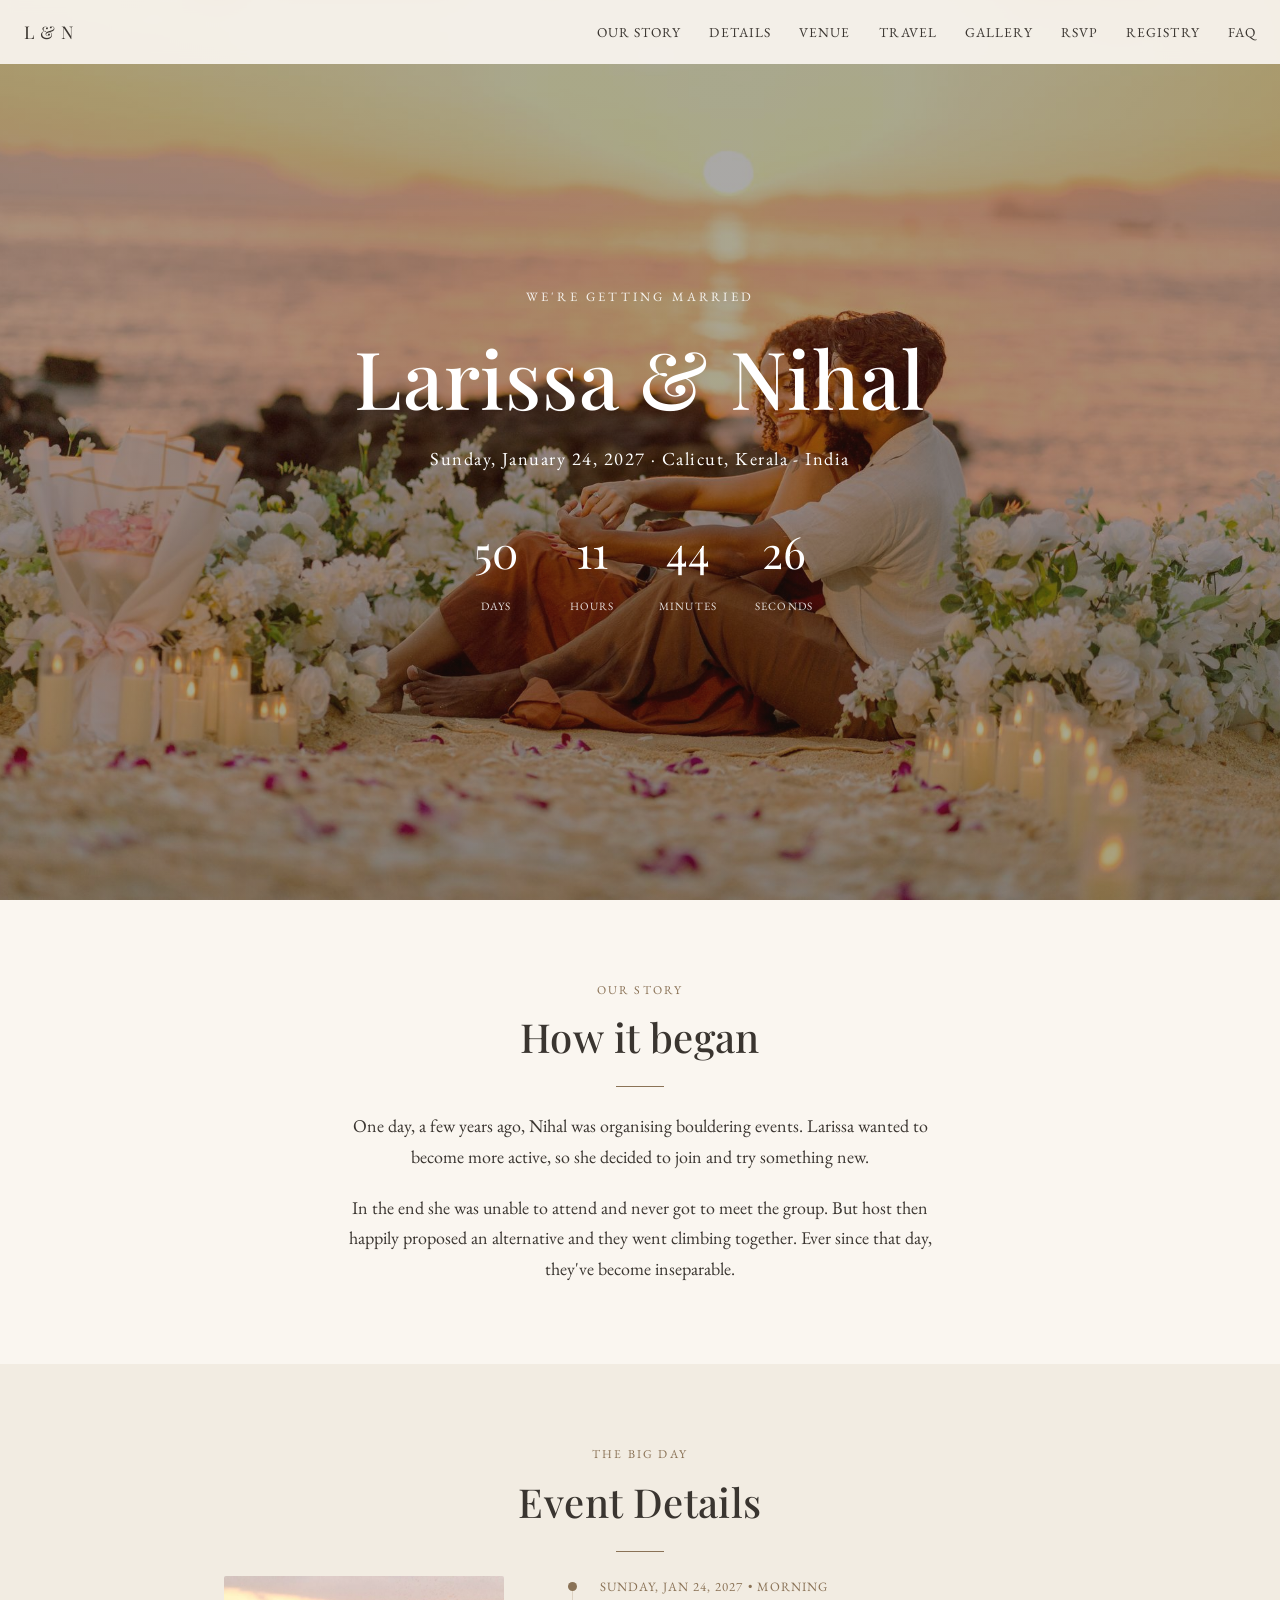
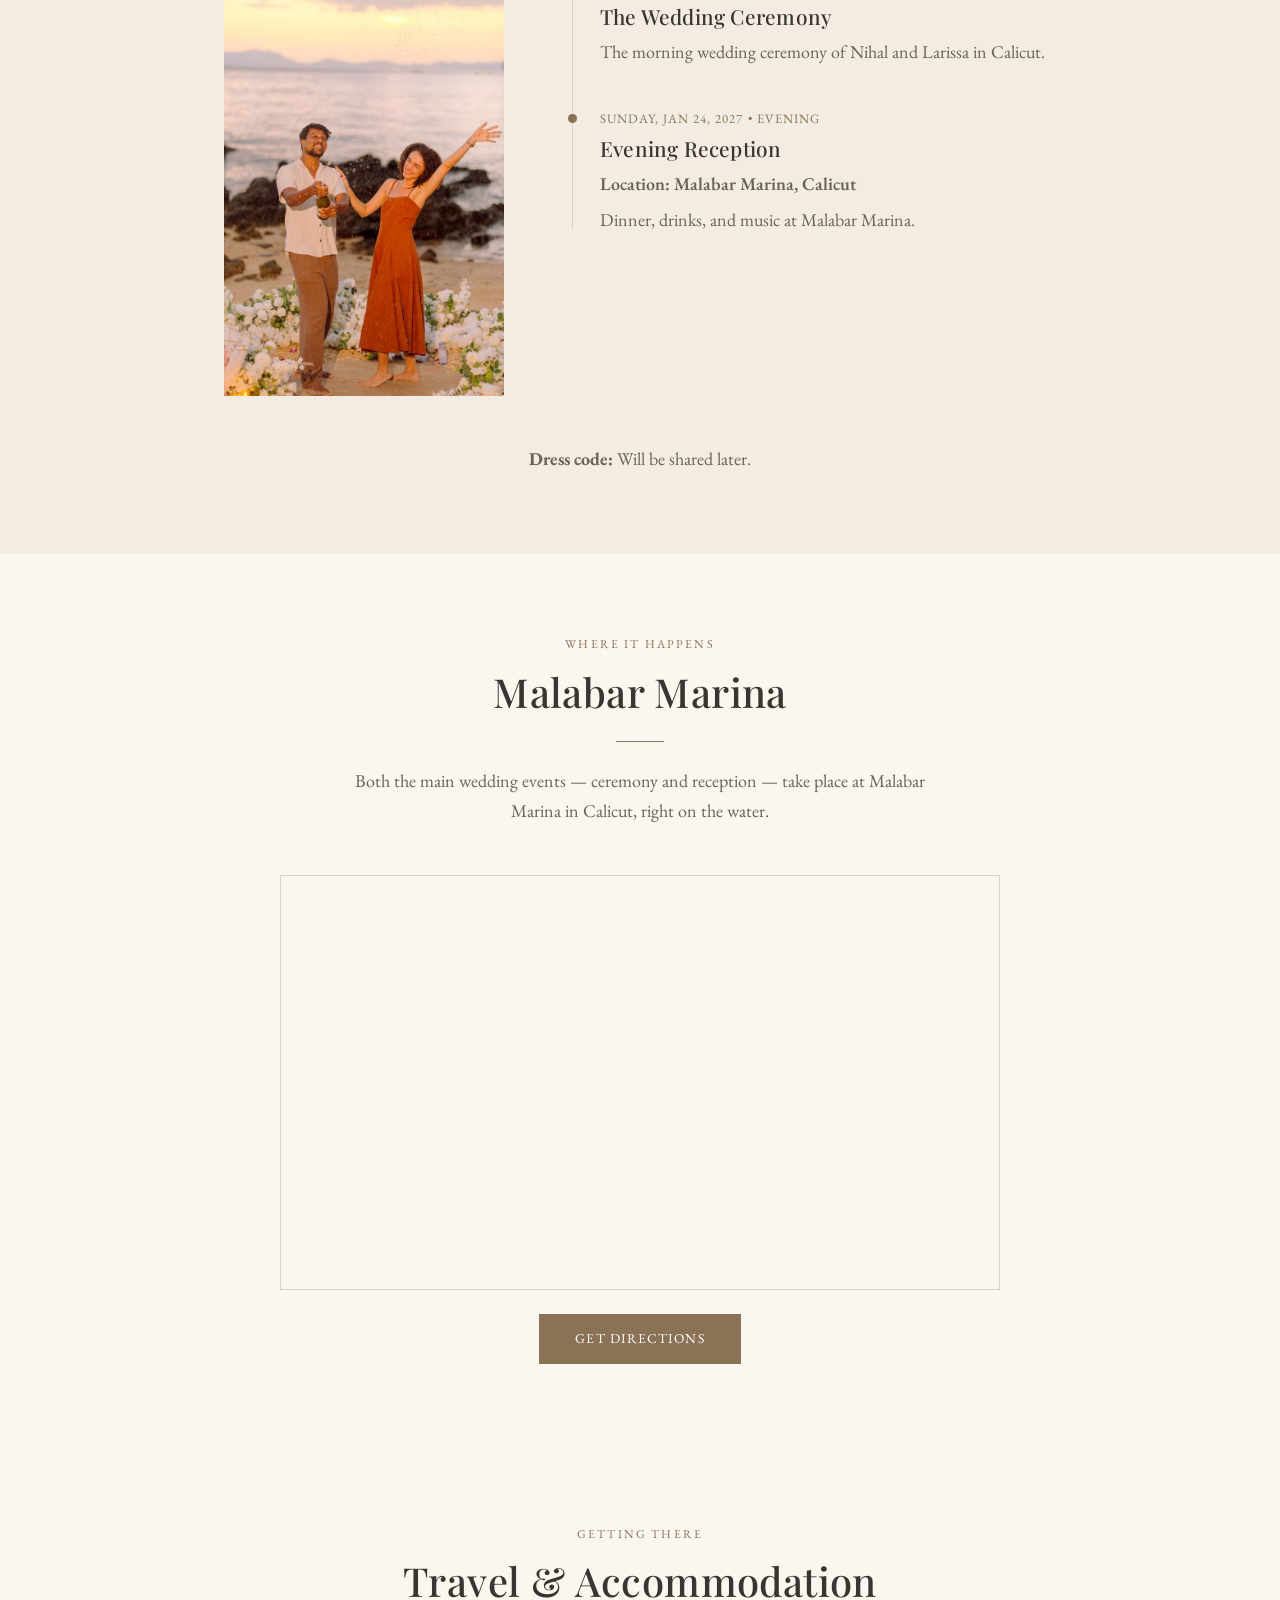
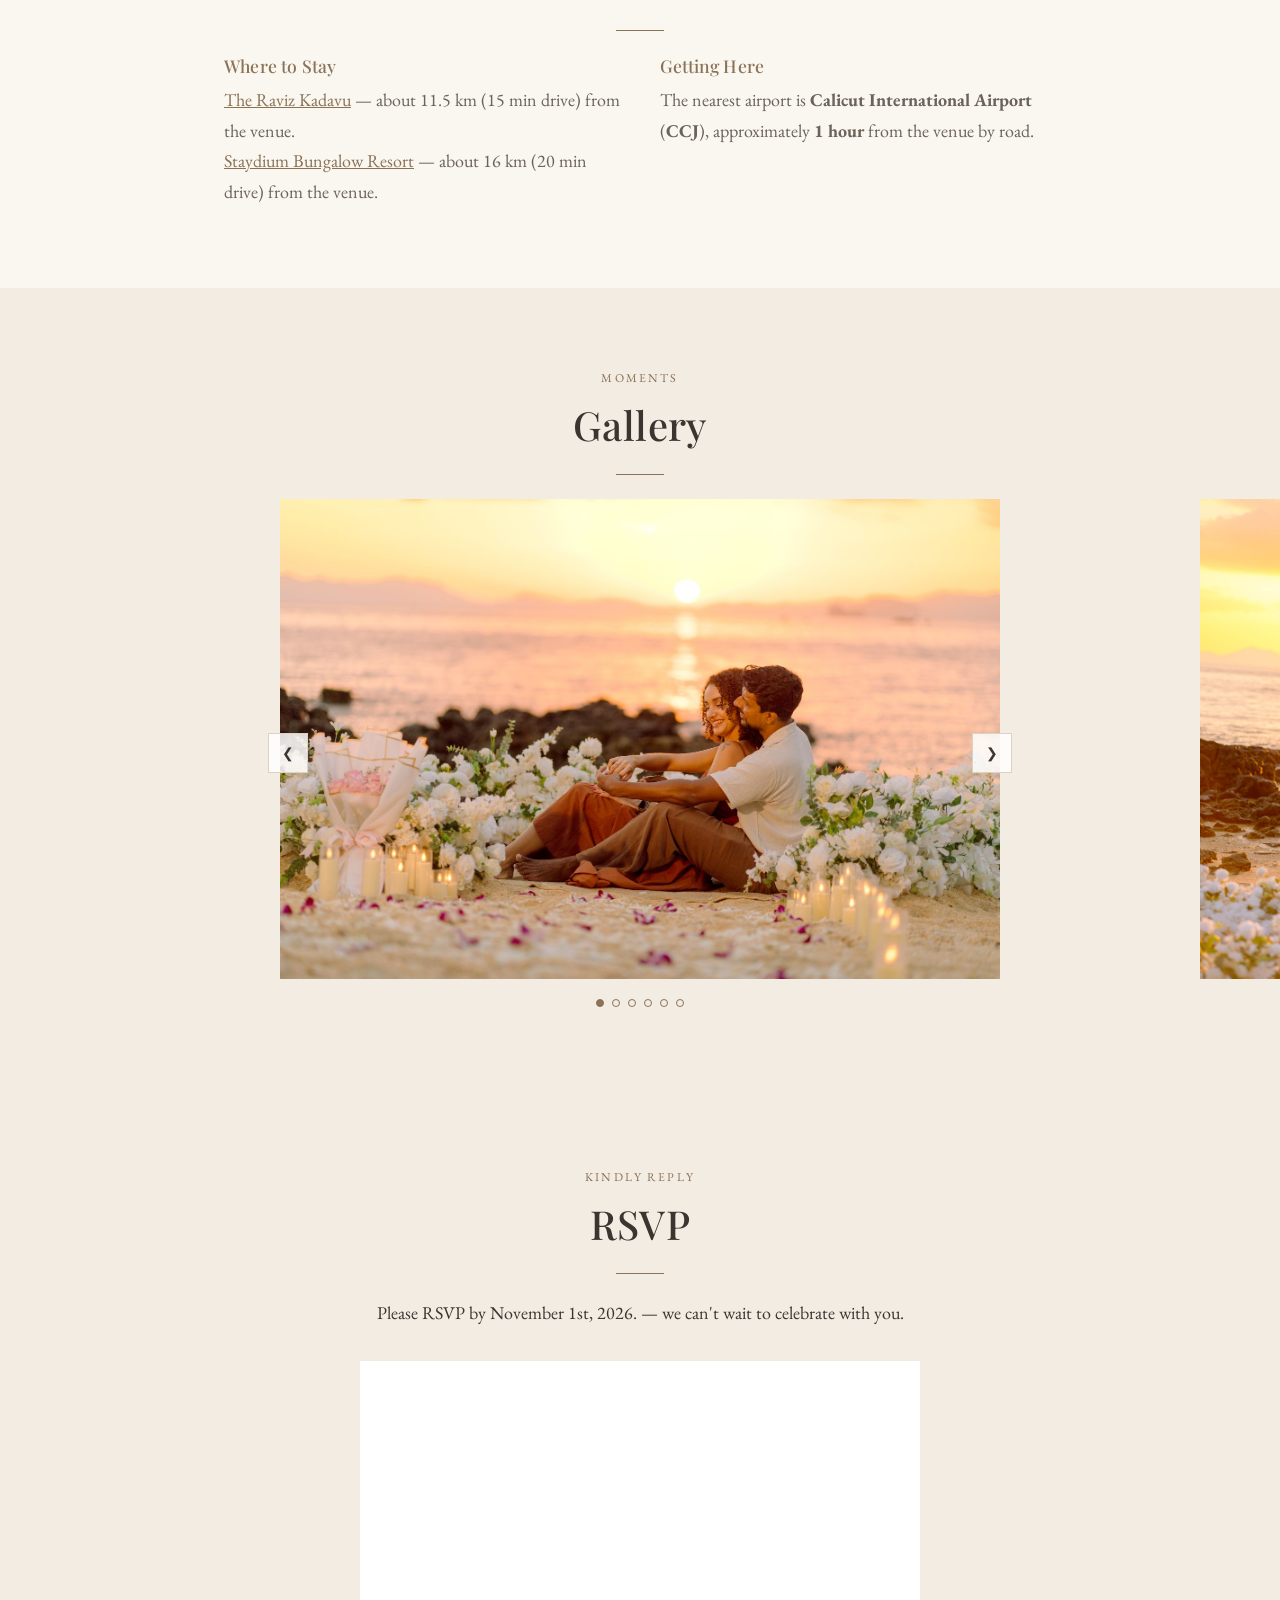
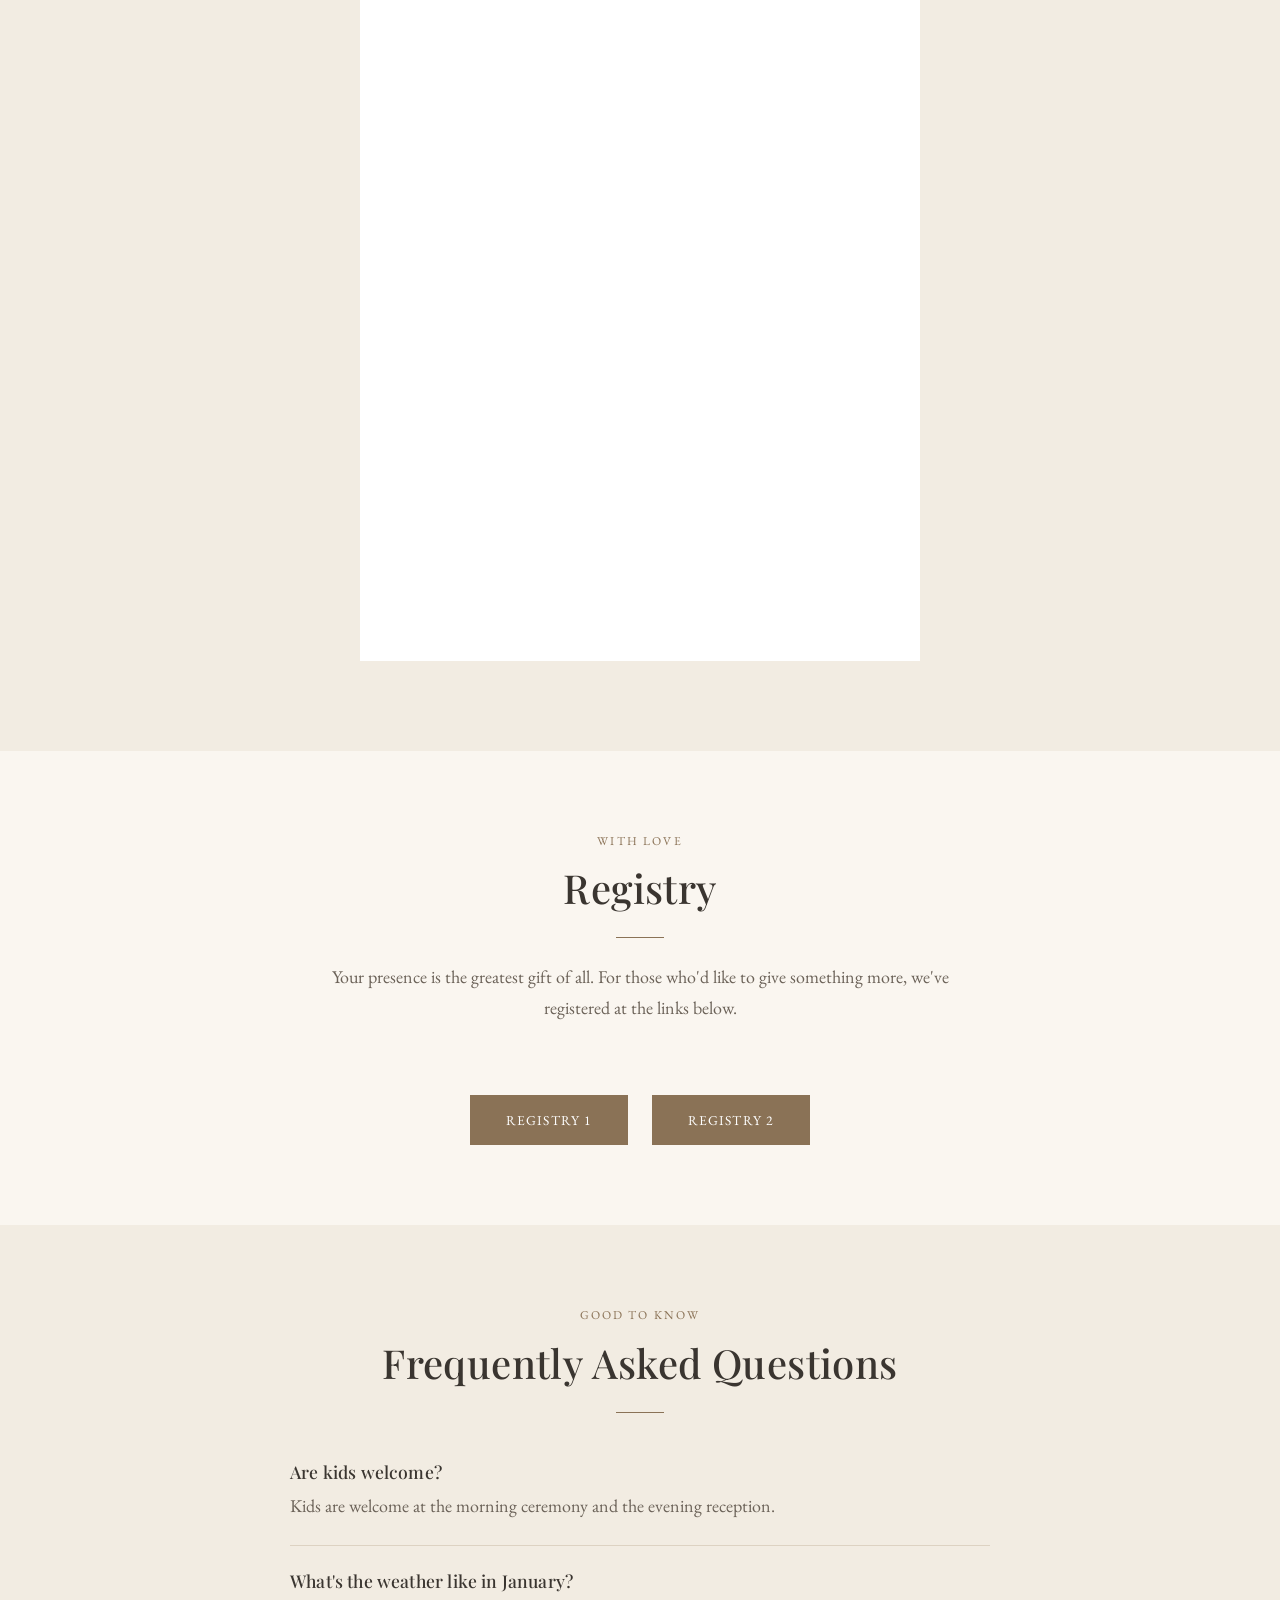
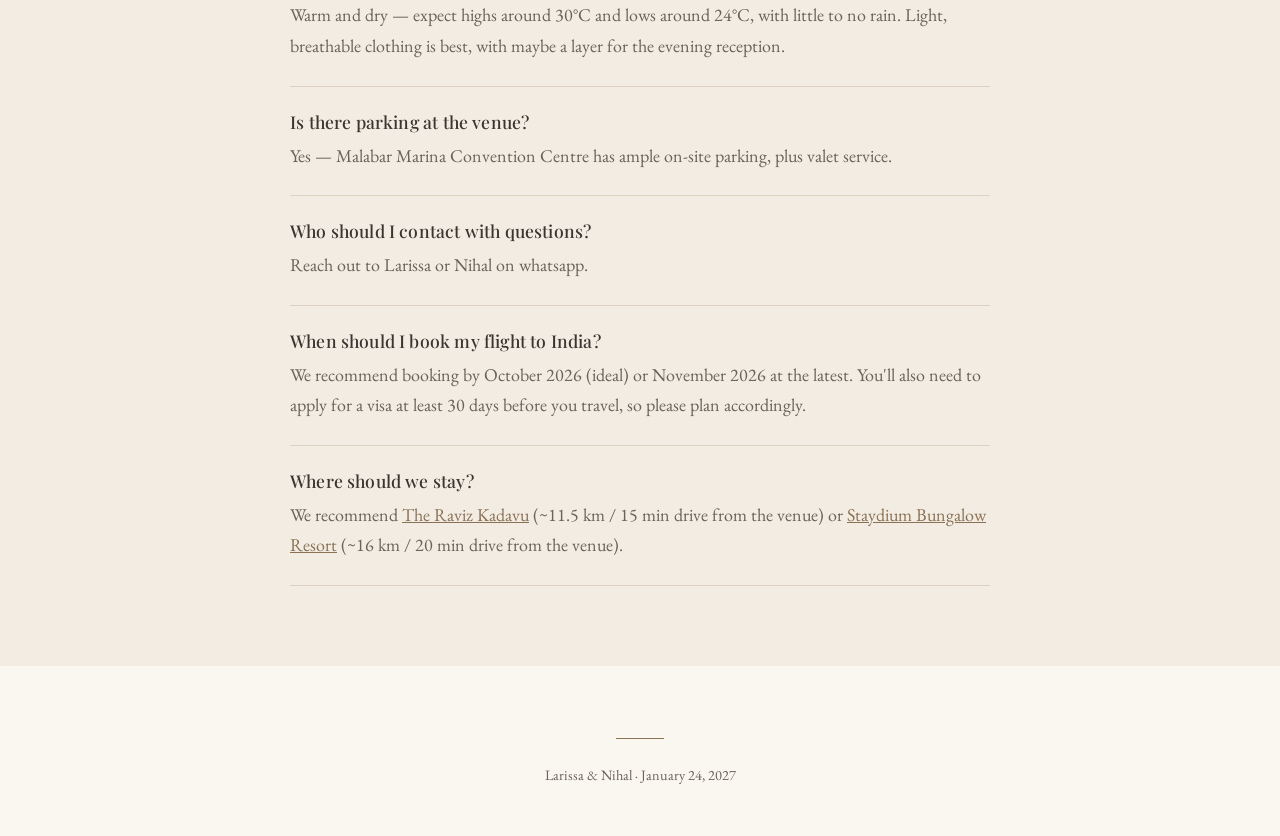
<file: index.html>
<!DOCTYPE html>
<html lang="en">

<head>
  <meta charset="UTF-8">
  <meta name="viewport" content="width=device-width, initial-scale=1.0">
  <title>Larissa &amp; Nihal — January 24, 2027</title>
  <meta name="description" content="Join us as we celebrate the wedding of Larissa &amp; Nihal on January 24, 2027.">

  <!-- Open Graph: controls the preview card when this link is shared -->
  <meta property="og:title" content="Larissa &amp; Nihal are getting married">
  <meta property="og:description" content="January 24, 2027 — join us to celebrate!">
  <meta property="og:image" content="images/hero.jpg">
  <meta property="og:type" content="website">

  <link rel="icon" type="image/svg+xml" href="favicon.svg">

  <link rel="preconnect" href="https://fonts.googleapis.com">
  <link rel="preconnect" href="https://fonts.gstatic.com" crossorigin>
  <link
    href="https://fonts.googleapis.com/css2?family=Playfair+Display:wght@500;600&family=EB+Garamond:ital,wght@0,400;0,500;1,400&display=swap"
    rel="stylesheet">

  <link rel="stylesheet" href="css/style.css">
</head>

<body>

  <nav class="site-nav">
    <div class="site-nav__brand">L &amp; N</div>
    <button class="site-nav__toggle" aria-label="Toggle menu" aria-expanded="false">
      <span></span><span></span><span></span>
    </button>
    <ul class="site-nav__links">
      <li><a href="#story">Our Story</a></li>
      <li><a href="#details">Details</a></li>
      <li><a href="#venue">Venue</a></li>
      <li><a href="#travel">Travel</a></li>
      <li><a href="#gallery">Gallery</a></li>
      <li><a href="#rsvp">RSVP</a></li>
      <li><a href="#registry">Registry</a></li>
      <li><a href="#faq">FAQ</a></li>
    </ul>
  </nav>

  <!-- ============================= HERO ============================= -->
  <header class="hero" id="top">
    <div class="hero__content">
      <span class="hero__kicker">We're getting married</span>
      <h1 class="hero__names">Larissa &amp; Nihal</h1>
      <p class="hero__date">Sunday, January 24, 2027 &middot; <!-- EDIT: city/venue --> Calicut, Kerala - India</p>

      <div class="countdown">
        <div class="countdown__unit">
          <span class="countdown__number" data-countdown-days>–</span>
          <span class="countdown__label">Days</span>
        </div>
        <div class="countdown__unit">
          <span class="countdown__number" data-countdown-hours>–</span>
          <span class="countdown__label">Hours</span>
        </div>
        <div class="countdown__unit">
          <span class="countdown__number" data-countdown-minutes>–</span>
          <span class="countdown__label">Minutes</span>
        </div>
        <div class="countdown__unit">
          <span class="countdown__number" data-countdown-seconds>–</span>
          <span class="countdown__label">Seconds</span>
        </div>
      </div>
    </div>
  </header>

  <!-- ============================= OUR STORY ============================= -->
  <section id="story">
    <div class="section-inner">
      <span class="section-kicker">Our Story</span>
      <h2 class="section-title">How it began</h2>
      <div class="divider"></div>
      <div class="story__text">
        <!-- EDIT: replace with your own story -->
        <p>One day, a few years ago, Nihal was organising bouldering events. Larissa wanted to become more active, so
          she decided to join and try something new.
        <p>In the end she was unable to attend and never got to meet the group. But host then happily proposed an
          alternative and they went climbing together.
          Ever since that day, they've become inseparable. </p>

      </div>
    </div>
  </section>

  <!-- ============================= DETAILS ============================= -->
  <section id="details" class="alt-bg">
    <div class="section-inner">
      <span class="section-kicker">The Big Day</span>
      <h2 class="section-title">Event Details</h2>
      <div class="divider"></div>

      <div class="timeline-wrap">
        <img class="timeline-photo" src="images/timeline.jpg" alt="Larissa and Nihal celebrating">

        <ol class="timeline">
          <li class="timeline__item">
            <span class="timeline__when">Sunday, Jan 24, 2027 &bull; Morning</span>
            <h3 class="timeline__title">The Wedding Ceremony</h3>
            <p>The morning wedding ceremony of Nihal and Larissa in Calicut.</p>
          </li>
          <li class="timeline__item">
            <span class="timeline__when">Sunday, Jan 24, 2027 &bull; Evening</span>
            <h3 class="timeline__title">Evening Reception</h3>
            <p class="timeline__location">Location: Malabar Marina, Calicut</p>
            <p>Dinner, drinks, and music at Malabar Marina.</p>
          </li>
        </ol>
      </div>

      <p class="dress-code"><!-- EDIT: dress code --><strong>Dress code:</strong> Will be shared later. </p>
    </div>
  </section>

  <!-- ============================= VENUE ============================= -->
  <section id="venue">
    <div class="section-inner">
      <span class="section-kicker">Where It Happens</span>
      <h2 class="section-title">Malabar Marina</h2>
      <div class="divider"></div>
      <p class="section-intro">Both the main wedding events — ceremony and reception — take
        place at Malabar Marina in Calicut, right on the water.</p>

      <div class="venue-map">
        <iframe src="https://www.google.com/maps?q=11.182031,75.826573&z=16&output=embed"
          title="Map showing Malabar Marina" loading="lazy" referrerpolicy="no-referrer-when-downgrade"></iframe>
      </div>

      <p class="venue-address">
        <a class="btn"
          href="https://www.google.com/maps/place/Malabar+Marina+Convention+Centre/@11.182031,75.826573,17z/data=!3m1!4b1!4m6!3m5!1s0x3ba650a08eec1add:0x7d6018d2a9fccb8d!8m2!3d11.182031!4d75.826573"
          target="_blank" rel="noopener">Get Directions</a>
      </p>
    </div>
  </section>

  <!-- ============================= TRAVEL ============================= -->
  <section id="travel">
    <div class="section-inner">
      <span class="section-kicker">Getting There</span>
      <h2 class="section-title">Travel &amp; Accommodation</h2>
      <div class="divider"></div>

      <div class="travel-grid">
        <div>
          <h3>Where to Stay</h3>
          <p><a href="https://maps.app.goo.gl/zhbebRGcuFcBksup9" target="_blank" rel="noopener">The Raviz Kadavu</a>
            — about 11.5 km (15 min drive) from the venue.<br>
            <a href="https://maps.app.goo.gl/q2vj4ACW78VxD27Y9" target="_blank" rel="noopener">Staydium Bungalow
              Resort</a>
            — about 16 km (20 min drive) from the venue.
          </p>
        </div>
        <div>
          <h3>Getting Here</h3>
          <p>The nearest airport is <strong>Calicut International Airport</strong> (<strong>CCJ</strong>), approximately
            <strong>1 hour</strong>
            from the venue by road.</p>
        </div>
      </div>
    </div>
  </section>

  <!-- ============================= GALLERY ============================= -->
  <section id="gallery" class="alt-bg">
    <div class="section-inner">
      <span class="section-kicker">Moments</span>
      <h2 class="section-title">Gallery</h2>
      <div class="divider"></div>

      <!-- To add more photos: drop optimized images in images/gallery/ (use
         scripts/optimize_image.py) and add another .carousel__slide below. -->
      <div class="carousel" data-carousel>
        <div class="carousel__track" data-carousel-track>
          <div class="carousel__slide"><img src="images/gallery/01.jpg" alt="Larissa and Nihal watching the sunset">
          </div>
          <div class="carousel__slide"><img src="images/gallery/02.jpg" alt="Nihal lifting Larissa on the beach"></div>
          <div class="carousel__slide"><img src="images/gallery/03.jpg"
              alt="Larissa and Nihal walking hand in hand on the beach"></div>
          <div class="carousel__slide"><img src="images/gallery/04.jpg" alt="Larissa and Nihal embracing at sunset">
          </div>
          <div class="carousel__slide"><img src="images/gallery/05.jpg"
              alt="Larissa and Nihal sitting together surrounded by flowers"></div>
          <div class="carousel__slide"><img src="images/gallery/06.jpg"
              alt="Larissa and Nihal's candlelit proposal setup on the beach"></div>
        </div>
        <button class="carousel__btn carousel__btn--prev" data-carousel-prev
          aria-label="Previous photo">&#10094;</button>
        <button class="carousel__btn carousel__btn--next" data-carousel-next aria-label="Next photo">&#10095;</button>
        <div class="carousel__dots" data-carousel-dots></div>
      </div>
    </div>
  </section>

  <!-- ============================= RSVP ============================= -->
  <section id="rsvp" class="alt-bg">
    <div class="section-inner">
      <span class="section-kicker">Kindly Reply</span>
      <h2 class="section-title">RSVP</h2>
      <div class="divider"></div>
      <div class="rsvp-box">
        <p><!-- EDIT: RSVP deadline -->Please RSVP by <b></b>November 1st, 2026. — we can't wait to
          celebrate with you.</p>

        <!-- Filled in by js/main.js based on js/config.js (RSVP_EMBED_URL) -->
        <div class="rsvp-frame-wrap" data-rsvp-frame-wrap hidden></div>

        <div class="rsvp-fallback" data-rsvp-fallback hidden>
          <a class="btn"
            href="https://docs.google.com/forms/d/e/1FAIpQLSdAJtWJ4xK3R4tAHZUuNkcotM6QtGfHhSLLY8f99OXB2CoK1A/viewform?usp=publish-editor"
            data-rsvp-link target="_blank" rel="noopener">RSVP Here</a>
        </div>
      </div>
    </div>
  </section>

  <!-- ============================= REGISTRY ============================= -->
  <section id="registry">
    <div class="section-inner">
      <span class="section-kicker">With Love</span>
      <h2 class="section-title">Registry</h2>
      <div class="divider"></div>
      <p class="section-intro">Your presence is the greatest gift of all. For those who'd like
        to give something more, we've registered at the links below.</p>
      <div class="registry-links">
        <!-- EDIT: add your registry links -->
        <a class="btn" href="#" target="_blank" rel="noopener">Registry 1</a>
        <a class="btn" href="#" target="_blank" rel="noopener">Registry 2</a>
      </div>
    </div>
  </section>

  <!-- ============================= FAQ ============================= -->
  <section id="faq" class="alt-bg">
    <div class="section-inner">
      <span class="section-kicker">Good to Know</span>
      <h2 class="section-title">Frequently Asked Questions</h2>
      <div class="divider"></div>
      <div class="faq">
        <!-- EDIT: add/remove FAQ items as needed -->
        <div class="faq-item">
          <h3>Are kids welcome?</h3>
          <p>Kids are welcome at the morning ceremony and the evening reception.</p>
        </div>
        <div class="faq-item">
          <h3>What's the weather like in January?</h3>
          <p>Warm and dry — expect highs around 30&deg;C and lows around 24&deg;C,
            with little to no rain. Light, breathable clothing is best, with maybe a layer for the
            evening reception.</p>
        </div>
        <div class="faq-item">
          <h3>Is there parking at the venue?</h3>
          <p>Yes — Malabar Marina Convention Centre has ample on-site parking, plus valet service.</p>
        </div>
        <div class="faq-item">
          <h3>Who should I contact with questions?</h3>
          <!-- EDIT: contact name + email/phone -->
          <p>Reach out to Larissa or Nihal on whatsapp.</p>
        </div>
        <div class="faq-item">
          <h3>When should I book my flight to India?</h3>
          <p>We recommend booking by October 2026 (ideal) or November 2026 at the latest. You'll
            also need to apply for a visa at least 30 days before you travel, so please plan
            accordingly.</p>
        </div>
        <div class="faq-item">
          <h3>Where should we stay?</h3>
          <p>We recommend
            <a href="https://maps.app.goo.gl/zhbebRGcuFcBksup9" target="_blank" rel="noopener">The Raviz Kadavu</a>
            (~11.5 km / 15 min drive from the venue) or
            <a href="https://maps.app.goo.gl/q2vj4ACW78VxD27Y9" target="_blank" rel="noopener">Staydium Bungalow
              Resort</a>
            (~16 km / 20 min drive from the venue).
          </p>
        </div>
      </div>
    </div>
  </section>

  <!-- ============================= FOOTER ============================= -->
  <footer class="site-footer">
    <div class="divider"></div>
    <p>Larissa &amp; Nihal &middot; January 24, 2027</p>
  </footer>

  <script src="js/config.js"></script>
  <script src="js/main.js"></script>
</body>

</html>
</file>
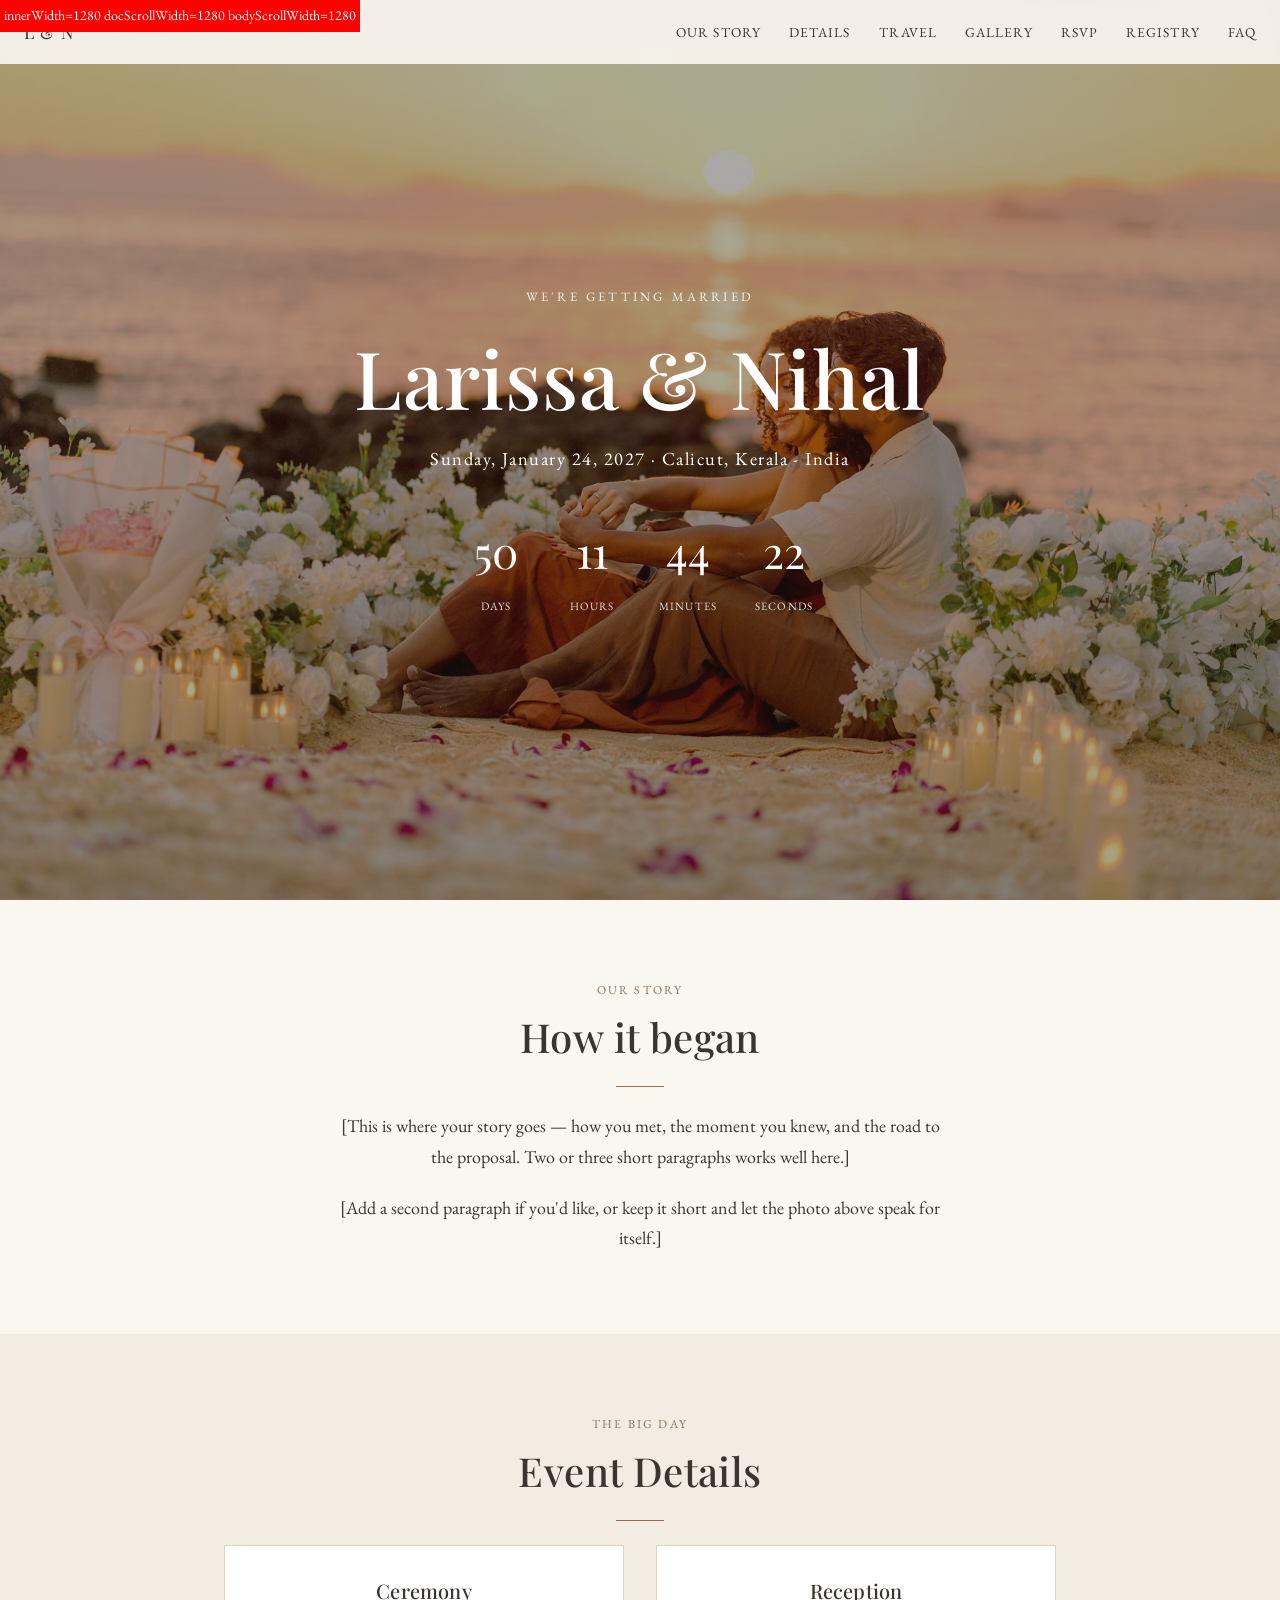
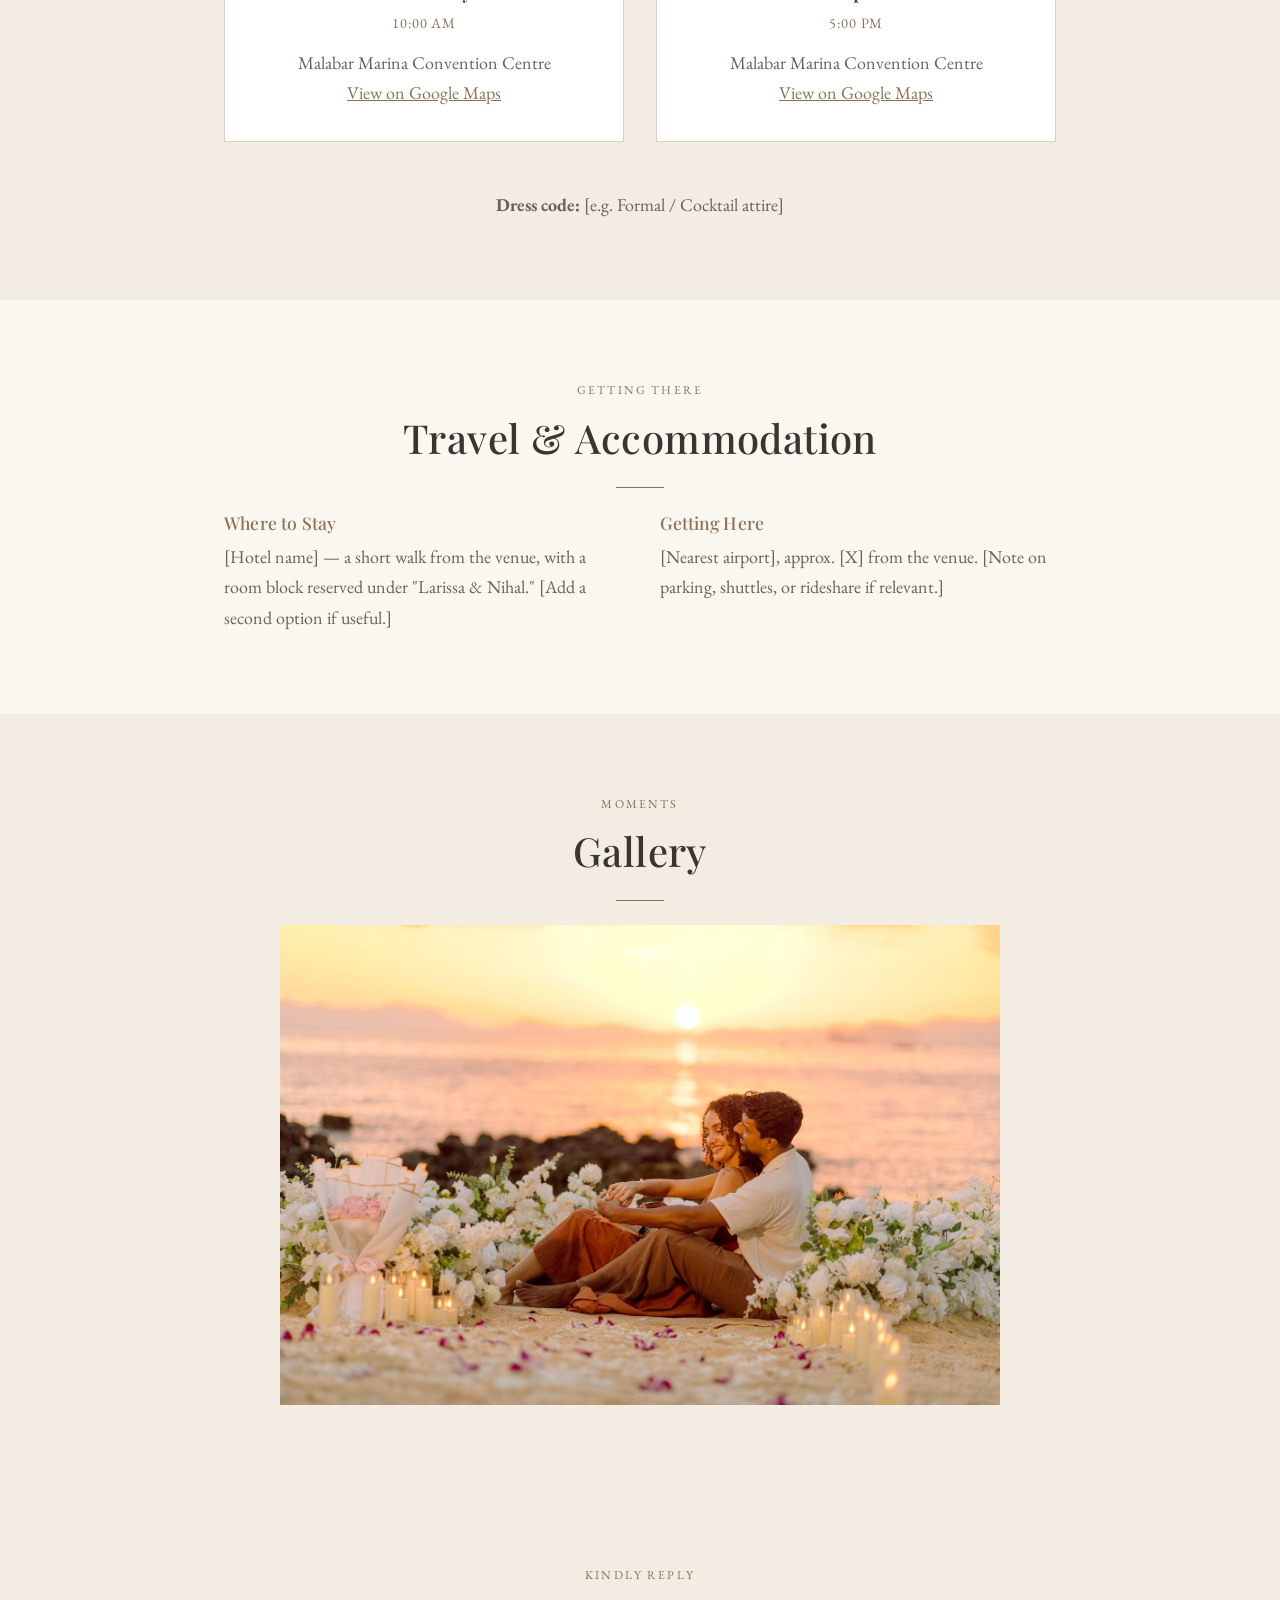
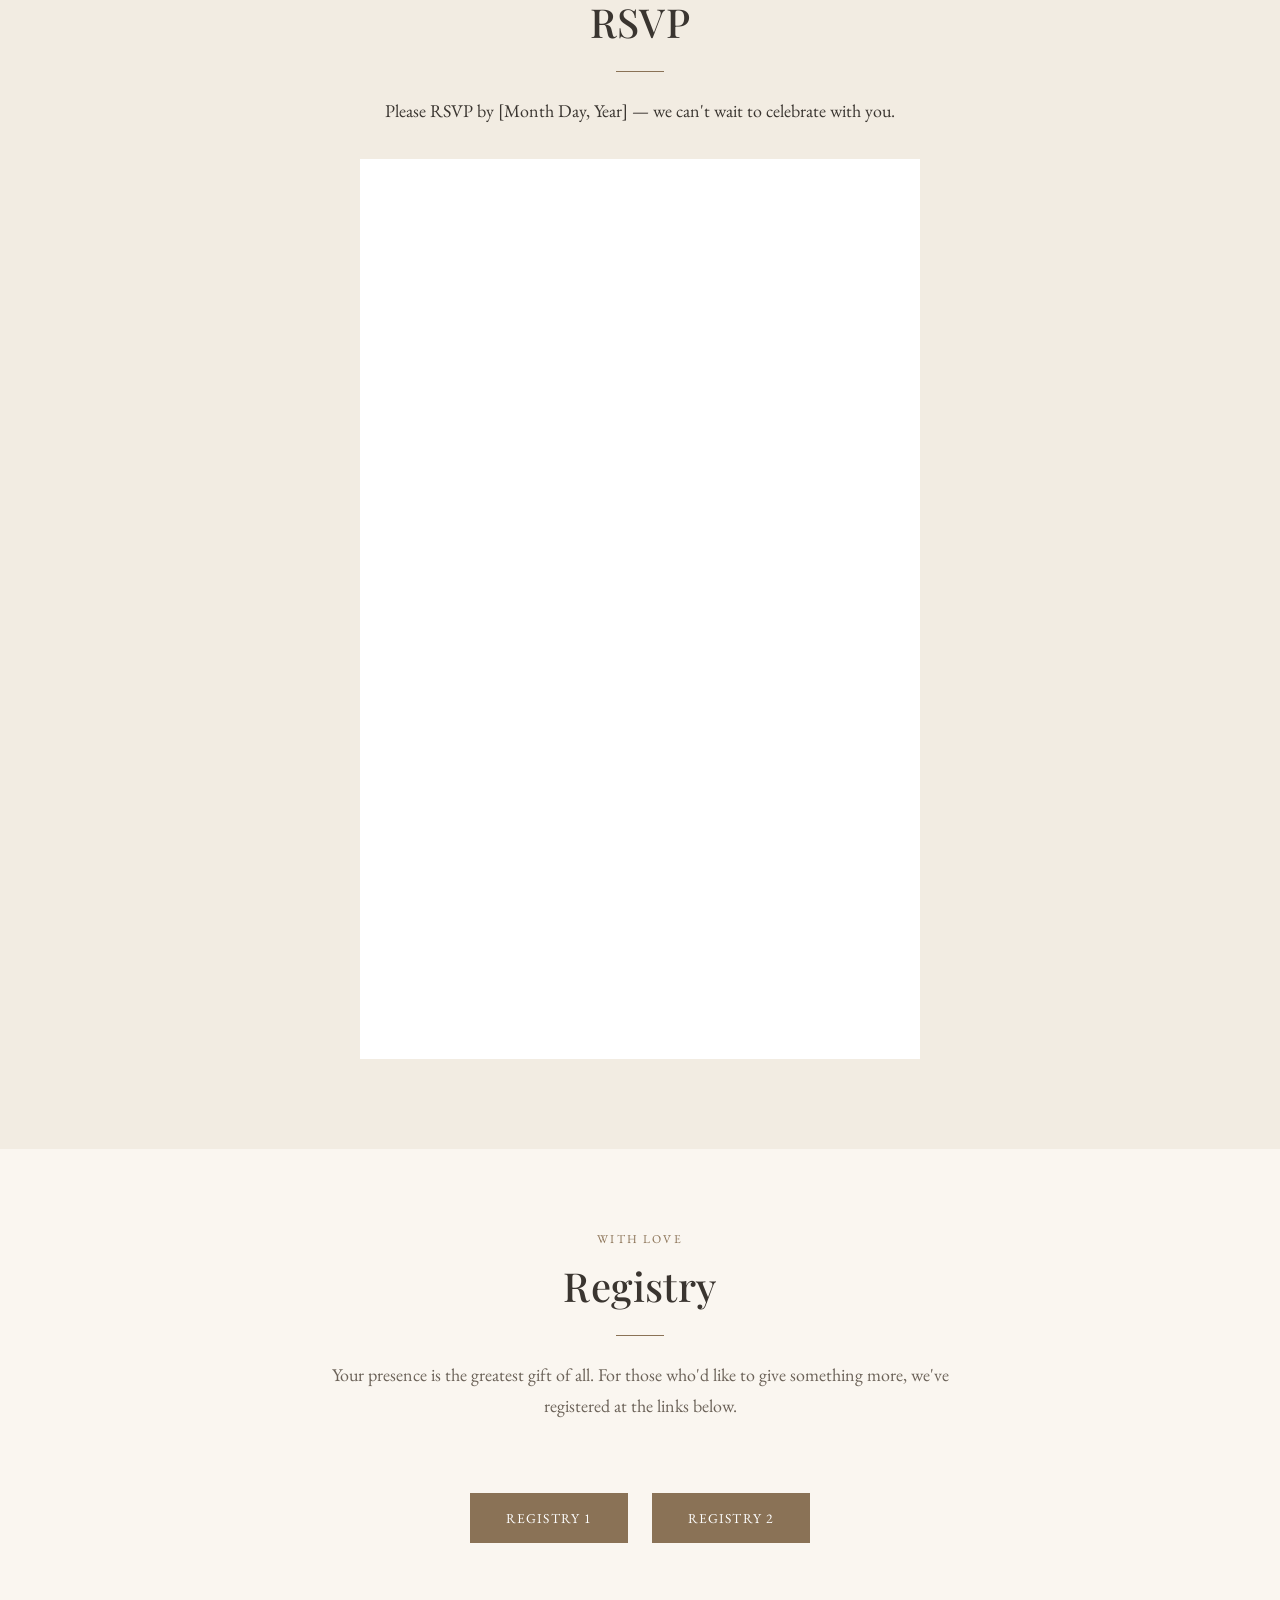
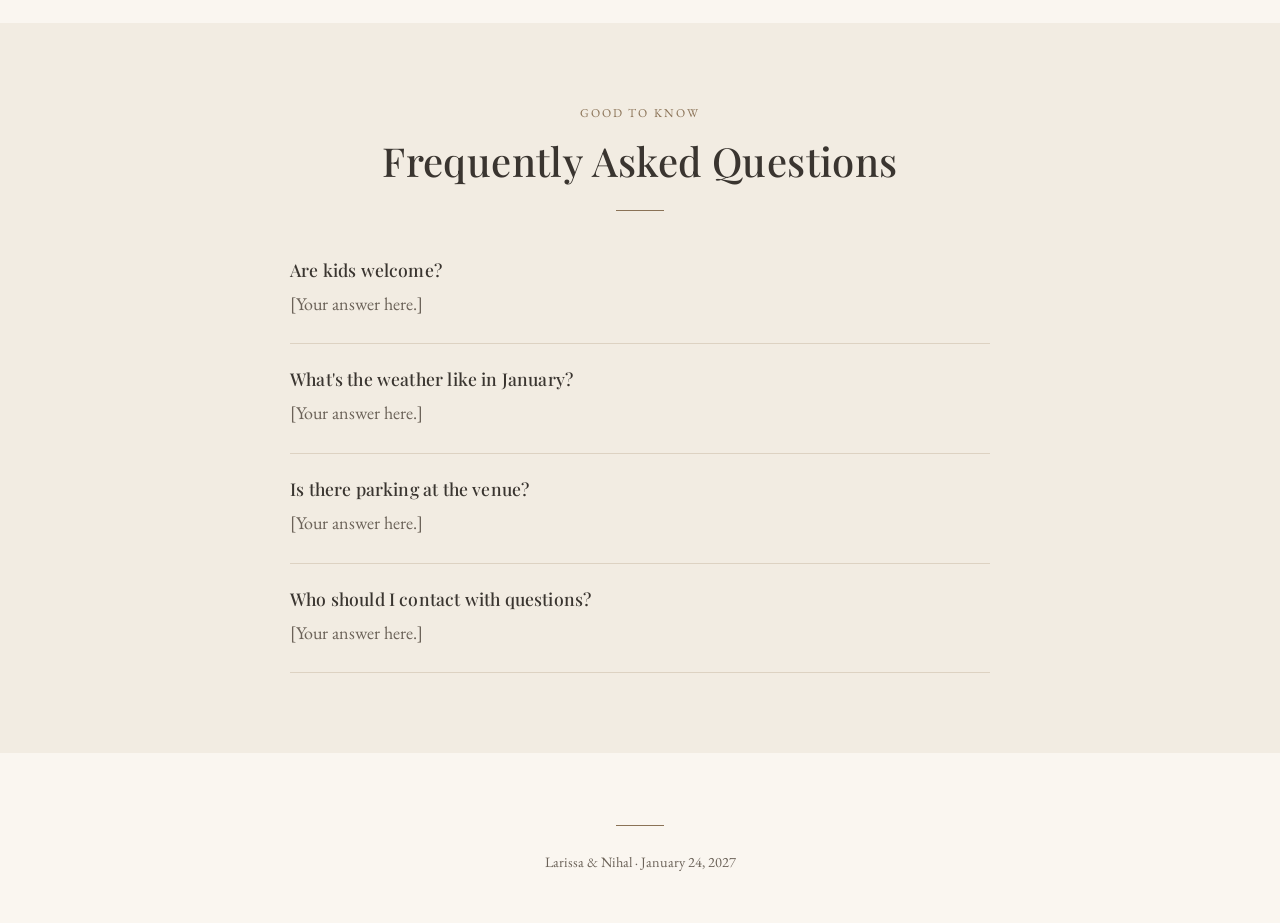
<file: debug.html>
<!DOCTYPE html>
<html lang="en">
<head>
<meta charset="UTF-8">
<meta name="viewport" content="width=device-width, initial-scale=1.0">
<title>Larissa &amp; Nihal — January 24, 2027</title>
<meta name="description" content="Join us as we celebrate the wedding of Larissa &amp; Nihal on January 24, 2027.">

<!-- Open Graph: controls the preview card when this link is shared -->
<meta property="og:title" content="Larissa &amp; Nihal are getting married">
<meta property="og:description" content="January 24, 2027 — join us to celebrate!">
<meta property="og:image" content="images/hero.jpg">
<meta property="og:type" content="website">

<link rel="icon" type="image/svg+xml" href="favicon.svg">

<link rel="preconnect" href="https://fonts.googleapis.com">
<link rel="preconnect" href="https://fonts.gstatic.com" crossorigin>
<link href="https://fonts.googleapis.com/css2?family=Playfair+Display:wght@500;600&family=EB+Garamond:ital,wght@0,400;0,500;1,400&display=swap" rel="stylesheet">

<link rel="stylesheet" href="css/style.css">
</head>
<body>

<nav class="site-nav">
  <div class="site-nav__brand">L &amp; N</div>
  <button class="site-nav__toggle" aria-label="Toggle menu" aria-expanded="false">
    <span></span><span></span><span></span>
  </button>
  <ul class="site-nav__links">
    <li><a href="#story">Our Story</a></li>
    <li><a href="#details">Details</a></li>
    <li><a href="#travel">Travel</a></li>
    <li><a href="#gallery">Gallery</a></li>
    <li><a href="#rsvp">RSVP</a></li>
    <li><a href="#registry">Registry</a></li>
    <li><a href="#faq">FAQ</a></li>
  </ul>
</nav>

<!-- ============================= HERO ============================= -->
<header class="hero" id="top">
  <div class="hero__content">
    <span class="hero__kicker">We're getting married</span>
    <h1 class="hero__names">Larissa &amp; Nihal</h1>
    <p class="hero__date">Sunday, January 24, 2027 &middot; <!-- EDIT: city/venue --> Calicut, Kerala - India</p>

    <div class="countdown">
      <div class="countdown__unit">
        <span class="countdown__number" data-countdown-days>–</span>
        <span class="countdown__label">Days</span>
      </div>
      <div class="countdown__unit">
        <span class="countdown__number" data-countdown-hours>–</span>
        <span class="countdown__label">Hours</span>
      </div>
      <div class="countdown__unit">
        <span class="countdown__number" data-countdown-minutes>–</span>
        <span class="countdown__label">Minutes</span>
      </div>
      <div class="countdown__unit">
        <span class="countdown__number" data-countdown-seconds>–</span>
        <span class="countdown__label">Seconds</span>
      </div>
    </div>
  </div>
</header>

<!-- ============================= OUR STORY ============================= -->
<section id="story">
  <div class="section-inner">
    <span class="section-kicker">Our Story</span>
    <h2 class="section-title">How it began</h2>
    <div class="divider"></div>
    <div class="story__text">
      <!-- EDIT: replace with your own story -->
      <p>[This is where your story goes — how you met, the moment you knew, and the road to
      the proposal. Two or three short paragraphs works well here.]</p>
      <p>[Add a second paragraph if you'd like, or keep it short and let the photo above speak
      for itself.]</p>
    </div>
  </div>
</section>

<!-- ============================= DETAILS ============================= -->
<section id="details" class="alt-bg">
  <div class="section-inner">
    <span class="section-kicker">The Big Day</span>
    <h2 class="section-title">Event Details</h2>
    <div class="divider"></div>

    <div class="details-grid">
      <div class="detail-card">
        <h3>Ceremony</h3>
        <p class="detail-time">10:00 AM</p>
        <p>Malabar Marina Convention Centre<br>
        <a href="https://www.google.com/maps/place/Malabar+Marina+Convention+Centre/@11.182031,75.826573,17z/data=!3m1!4b1!4m6!3m5!1s0x3ba650a08eec1add:0x7d6018d2a9fccb8d!8m2!3d11.182031!4d75.826573" target="_blank" rel="noopener">View on Google Maps</a></p>
      </div>
      <div class="detail-card">
        <h3>Reception</h3>
        <p class="detail-time">5:00 PM</p>
        <p>Malabar Marina Convention Centre<br>
        <a href="https://www.google.com/maps/place/Malabar+Marina+Convention+Centre/@11.182031,75.826573,17z/data=!3m1!4b1!4m6!3m5!1s0x3ba650a08eec1add:0x7d6018d2a9fccb8d!8m2!3d11.182031!4d75.826573" target="_blank" rel="noopener">View on Google Maps</a></p>
      </div>
    </div>

    <p class="dress-code"><!-- EDIT: dress code --><strong>Dress code:</strong> [e.g. Formal / Cocktail attire]</p>
  </div>
</section>

<!-- ============================= TRAVEL ============================= -->
<section id="travel">
  <div class="section-inner">
    <span class="section-kicker">Getting There</span>
    <h2 class="section-title">Travel &amp; Accommodation</h2>
    <div class="divider"></div>

    <div class="travel-grid">
      <div>
        <h3>Where to Stay</h3>
        <!-- EDIT: recommended hotels -->
        <p>[Hotel name] — a short walk from the venue, with a room block reserved under
        "Larissa &amp; Nihal." [Add a second option if useful.]</p>
      </div>
      <div>
        <h3>Getting Here</h3>
        <!-- EDIT: airport/directions info -->
        <p>[Nearest airport], approx. [X] from the venue. [Note on parking, shuttles,
        or rideshare if relevant.]</p>
      </div>
    </div>
  </div>
</section>

<!-- ============================= GALLERY ============================= -->
<section id="gallery" class="alt-bg">
  <div class="section-inner">
    <span class="section-kicker">Moments</span>
    <h2 class="section-title">Gallery</h2>
    <div class="divider"></div>

    <!-- To add more photos: drop optimized images in images/gallery/ (use
         scripts/optimize_image.py) and add another .carousel__slide below. -->
    <div class="carousel" data-carousel>
      <div class="carousel__track" data-carousel-track>
        <div class="carousel__slide"><img src="images/gallery/01.jpg" alt="Larissa and Nihal"></div>
      </div>
      <button class="carousel__btn carousel__btn--prev" data-carousel-prev aria-label="Previous photo">&#10094;</button>
      <button class="carousel__btn carousel__btn--next" data-carousel-next aria-label="Next photo">&#10095;</button>
      <div class="carousel__dots" data-carousel-dots></div>
    </div>
  </div>
</section>

<!-- ============================= RSVP ============================= -->
<section id="rsvp" class="alt-bg">
  <div class="section-inner">
    <span class="section-kicker">Kindly Reply</span>
    <h2 class="section-title">RSVP</h2>
    <div class="divider"></div>
    <div class="rsvp-box">
      <p><!-- EDIT: RSVP deadline -->Please RSVP by [Month Day, Year] — we can't wait to
      celebrate with you.</p>

      <!-- Filled in by js/main.js based on js/config.js (RSVP_EMBED_URL) -->
      <div class="rsvp-frame-wrap" data-rsvp-frame-wrap hidden></div>

      <div class="rsvp-fallback" data-rsvp-fallback hidden>
        <p>Add your Google Form / Tally link in <code>js/config.js</code> to embed it here
        directly, or share the button/email below in the meantime.</p>
        <a class="btn" href="#" data-rsvp-link target="_blank" rel="noopener">RSVP Here</a>
        <p style="margin-top:1rem;" data-rsvp-email-line>Or email us at <a href="#" data-rsvp-email>your email</a></p>
      </div>
    </div>
  </div>
</section>

<!-- ============================= REGISTRY ============================= -->
<section id="registry">
  <div class="section-inner">
    <span class="section-kicker">With Love</span>
    <h2 class="section-title">Registry</h2>
    <div class="divider"></div>
    <p class="section-intro">Your presence is the greatest gift of all. For those who'd like
    to give something more, we've registered at the links below.</p>
    <div class="registry-links">
      <!-- EDIT: add your registry links -->
      <a class="btn" href="#" target="_blank" rel="noopener">Registry 1</a>
      <a class="btn" href="#" target="_blank" rel="noopener">Registry 2</a>
    </div>
  </div>
</section>

<!-- ============================= FAQ ============================= -->
<section id="faq" class="alt-bg">
  <div class="section-inner">
    <span class="section-kicker">Good to Know</span>
    <h2 class="section-title">Frequently Asked Questions</h2>
    <div class="divider"></div>
    <div class="faq">
      <!-- EDIT: add/remove FAQ items as needed -->
      <div class="faq-item">
        <h3>Are kids welcome?</h3>
        <p>[Your answer here.]</p>
      </div>
      <div class="faq-item">
        <h3>What's the weather like in January?</h3>
        <p>[Your answer here.]</p>
      </div>
      <div class="faq-item">
        <h3>Is there parking at the venue?</h3>
        <p>[Your answer here.]</p>
      </div>
      <div class="faq-item">
        <h3>Who should I contact with questions?</h3>
        <p>[Your answer here.]</p>
      </div>
    </div>
  </div>
</section>

<!-- ============================= FOOTER ============================= -->
<footer class="site-footer">
  <div class="divider"></div>
  <p>Larissa &amp; Nihal &middot; January 24, 2027</p>
</footer>

<script src="js/config.js"></script>
<script src="js/main.js"></script>

<div id="debug-overlay" style="position:fixed;top:0;left:0;background:red;color:white;font-size:14px;z-index:9999;padding:4px;"></div>
<script>
window.addEventListener("load", () => {
  const el = document.getElementById("debug-overlay");
  el.textContent = "innerWidth=" + window.innerWidth + " docScrollWidth=" + document.documentElement.scrollWidth + " bodyScrollWidth=" + document.body.scrollWidth;
});
</script>
</body>
</html>
</file>
<file: css/style.css>
/* ---------------------------------------------------------
   Theme tokens — edit these to change the whole site's look
   --------------------------------------------------------- */
:root {
  --color-bg: #faf6f0;
  --color-bg-alt: #f2ece2;
  --color-text: #3a3530;
  --color-text-soft: #6b6258;
  --color-accent: #8a7256;
  --color-border: #ddd2c2;
  --color-white: #ffffff;

  --font-display: "Playfair Display", "Cormorant Garamond", Georgia, "Times New Roman", serif;
  --font-body: "EB Garamond", Georgia, "Times New Roman", serif;

  --max-width: 880px;
  --nav-height: 64px;
}

/* ---------------------------------------------------------
   Reset & base
   --------------------------------------------------------- */
* {
  box-sizing: border-box;
  margin: 0;
  padding: 0;
}

[hidden] {
  display: none !important;
}

html {
  scroll-behavior: smooth;
  scroll-padding-top: var(--nav-height);
}

body {
  font-family: var(--font-body);
  font-size: 1.125rem;
  line-height: 1.7;
  color: var(--color-text);
  background: var(--color-bg);
}

img {
  max-width: 100%;
  display: block;
}

a {
  color: var(--color-accent);
}

h1,
h2,
h3 {
  font-family: var(--font-display);
  font-weight: 500;
  line-height: 1.25;
  letter-spacing: 0.01em;
}

.section-inner {
  max-width: var(--max-width);
  margin: 0 auto;
  padding: 5rem 1.5rem;
}

.section-title {
  font-size: clamp(1.75rem, 4vw, 2.5rem);
  text-align: center;
  margin-bottom: 0.5rem;
}

.section-kicker {
  display: block;
  text-align: center;
  text-transform: uppercase;
  letter-spacing: 0.18em;
  font-size: 0.75rem;
  color: var(--color-accent);
  margin-bottom: 0.75rem;
}

.section-intro {
  text-align: center;
  max-width: 620px;
  margin: 0 auto 3rem;
  color: var(--color-text-soft);
}

.alt-bg {
  background: var(--color-bg-alt);
}

.divider {
  width: 48px;
  height: 1px;
  background: var(--color-accent);
  margin: 1.5rem auto;
}

/* ---------------------------------------------------------
   Nav
   --------------------------------------------------------- */
.site-nav {
  position: fixed;
  top: 0;
  left: 0;
  right: 0;
  height: var(--nav-height);
  display: flex;
  align-items: center;
  justify-content: space-between;
  padding: 0 1.5rem;
  background: rgba(250, 246, 240, 0.92);
  backdrop-filter: blur(6px);
  border-bottom: 1px solid transparent;
  z-index: 100;
  transition: border-color 0.3s ease;
}

.site-nav.is-scrolled {
  border-bottom-color: var(--color-border);
}

.site-nav__brand {
  font-family: var(--font-display);
  font-size: 1.1rem;
  letter-spacing: 0.05em;
}

.site-nav__links {
  display: flex;
  gap: 1.75rem;
  list-style: none;
}

.site-nav__links a {
  text-decoration: none;
  color: var(--color-text);
  font-size: 0.85rem;
  text-transform: uppercase;
  letter-spacing: 0.08em;
}

.site-nav__links a:hover {
  color: var(--color-accent);
}

.site-nav__toggle {
  display: none;
  flex-direction: column;
  justify-content: center;
  gap: 5px;
  width: 28px;
  height: 28px;
  background: none;
  border: none;
  cursor: pointer;
}

.site-nav__toggle span {
  display: block;
  height: 1px;
  background: var(--color-text);
}

@media (max-width: 700px) {
  .site-nav__toggle {
    display: block;
  }

  .site-nav__links {
    position: fixed;
    top: var(--nav-height);
    left: 0;
    right: 0;
    background: var(--color-bg);
    flex-direction: column;
    align-items: center;
    gap: 0;
    border-bottom: 1px solid var(--color-border);
    max-height: 0;
    overflow: hidden;
    transition: max-height 0.3s ease;
  }

  .site-nav__links.is-open {
    max-height: 400px;
  }

  .site-nav__links a {
    display: block;
    padding: 1rem 0;
  }
}

/* ---------------------------------------------------------
   Hero
   --------------------------------------------------------- */
.hero {
  position: relative;
  min-height: 100vh;
  display: flex;
  align-items: center;
  justify-content: center;
  text-align: center;
  color: var(--color-white);
  background: linear-gradient(rgba(30, 26, 20, 0.38), rgba(30, 26, 20, 0.38)),
    url("../images/hero.jpg") center 30% / cover no-repeat;
  padding: 0 1.5rem;
}

.hero__content {
  width: 100%;
  min-width: 0;
  max-width: 640px;
}

.hero__names,
.hero__date {
  overflow-wrap: break-word;
}

.hero__kicker {
  text-transform: uppercase;
  letter-spacing: 0.25em;
  font-size: 0.8rem;
  opacity: 0.9;
}

.hero__names {
  font-size: clamp(2.75rem, 8vw, 5rem);
  margin: 1rem 0;
}

.hero__date {
  font-size: 1.15rem;
  letter-spacing: 0.08em;
  margin-bottom: 2.5rem;
}

.countdown {
  display: flex;
  justify-content: center;
  gap: clamp(0.75rem, 3vw, 2rem);
}

.countdown__unit {
  min-width: 64px;
}

.countdown__number {
  font-family: var(--font-display);
  font-size: clamp(1.75rem, 5vw, 2.75rem);
  display: block;
}

.countdown__label {
  font-size: 0.7rem;
  text-transform: uppercase;
  letter-spacing: 0.1em;
  opacity: 0.85;
}

/* ---------------------------------------------------------
   Our Story
   --------------------------------------------------------- */
.story__text {
  max-width: 620px;
  margin: 0 auto;
  text-align: center;
}

.story__text p+p {
  margin-top: 1.25rem;
}

/* ---------------------------------------------------------
   Details / event cards
   --------------------------------------------------------- */
.details-grid {
  display: grid;
  grid-template-columns: repeat(auto-fit, minmax(240px, 1fr));
  gap: 2rem;
}

.detail-card {
  background: var(--color-white);
  border: 1px solid var(--color-border);
  padding: 2rem 1.5rem;
  text-align: center;
}

.detail-card h3 {
  font-size: 1.25rem;
  margin-bottom: 0.5rem;
}

.detail-card .detail-time {
  color: var(--color-accent);
  font-size: 0.9rem;
  text-transform: uppercase;
  letter-spacing: 0.05em;
  margin-bottom: 0.75rem;
}

.detail-card p {
  color: var(--color-text-soft);
}

.dress-code {
  text-align: center;
  margin-top: 3rem;
  color: var(--color-text-soft);
}

.timeline-wrap {
  display: grid;
  grid-template-columns: minmax(180px, 280px) 1fr;
  gap: clamp(2rem, 5vw, 4rem);
  align-items: start;
}

.timeline-photo {
  width: 100%;
  aspect-ratio: 2 / 3;
  object-fit: cover;
  border-radius: 2px;
  position: sticky;
  top: calc(var(--nav-height) + 1.5rem);
}

.timeline {
  list-style: none;
  position: relative;
  padding-left: 2rem;
}

.timeline::before {
  content: "";
  position: absolute;
  top: 0.4rem;
  bottom: 0.4rem;
  left: 4px;
  width: 1px;
  background: var(--color-border);
}

.timeline__item {
  position: relative;
  padding-bottom: 2.5rem;
}

.timeline__item:last-child {
  padding-bottom: 0;
}

.timeline__item::before {
  content: "";
  position: absolute;
  top: 0.4rem;
  left: -2rem;
  width: 9px;
  height: 9px;
  border-radius: 50%;
  background: var(--color-accent);
}

.timeline__when {
  display: block;
  text-transform: uppercase;
  letter-spacing: 0.08em;
  font-size: 0.8rem;
  color: var(--color-accent);
  margin-bottom: 0.35rem;
}

.timeline__title {
  font-size: 1.3rem;
  margin-bottom: 0.5rem;
}

.timeline__location {
  font-weight: 600;
  margin-bottom: 0.35rem;
}

.timeline__item p {
  color: var(--color-text-soft);
}

@media (max-width: 700px) {
  .timeline-wrap {
    grid-template-columns: 1fr;
  }

  .timeline-photo {
    max-width: 320px;
    margin: 0 auto;
    position: static;
  }
}

/* ---------------------------------------------------------
   Venue
   --------------------------------------------------------- */
.venue-map {
  max-width: 720px;
  margin: 0 auto;
  aspect-ratio: 16 / 9;
  border: 1px solid var(--color-border);
}

.venue-map iframe {
  width: 100%;
  height: 100%;
  border: none;
}

.venue-address {
  text-align: center;
}

/* ---------------------------------------------------------
   Travel
   --------------------------------------------------------- */
.travel-grid {
  display: grid;
  grid-template-columns: repeat(auto-fit, minmax(260px, 1fr));
  gap: 2.5rem;
}

.travel-grid h3 {
  font-size: 1.1rem;
  margin-bottom: 0.5rem;
  color: var(--color-accent);
}

.travel-grid p {
  color: var(--color-text-soft);
}

/* ---------------------------------------------------------
   Gallery / carousel
   --------------------------------------------------------- */
.carousel {
  position: relative;
  max-width: 720px;
  margin: 0 auto;
  /* overflow: hidden;
  border-radius: 2px; */
}

.carousel__track {
  display: flex;
  transition: transform 0.4s ease;
}

.carousel__slide {
  flex: 0 0 100%;
  height: 480px;
  display: flex;
  align-items: center;
  justify-content: center;
  background: var(--color-bg-alt);
}

.carousel__slide img {
  max-width: 100%;
  max-height: 100%;
  width: auto;
  height: auto;
}

@media (max-width: 700px) {
  .carousel__slide {
    height: 360px;
  }
}

.carousel__btn {
  position: absolute;
  top: 50%;
  transform: translateY(-50%);
  width: 40px;
  height: 40px;
  border: 1px solid var(--color-border);
  background: rgba(255, 255, 255, 0.85);
  color: var(--color-text);
  font-size: 0.9rem;
  cursor: pointer;
  display: flex;
  align-items: center;
  justify-content: center;
}

.carousel__btn:hover {
  background: var(--color-white);
}

.carousel__btn--prev {
  left: -12px;
}

.carousel__btn--next {
  right: -12px;
}

.carousel[data-single] .carousel__btn,
.carousel[data-single] .carousel__dots {
  display: none;
}

.carousel__dots {
  display: flex;
  justify-content: center;
  gap: 0.5rem;
  margin-top: 1.25rem;
}

.carousel__dot {
  width: 8px;
  height: 8px;
  border-radius: 50%;
  border: 1px solid var(--color-accent);
  background: transparent;
  padding: 0;
  cursor: pointer;
}

.carousel__dot.is-active {
  background: var(--color-accent);
}

@media (max-width: 700px) {
  .carousel__btn--prev {
    left: 0.5rem;
  }

  .carousel__btn--next {
    right: 0.5rem;
  }
}

/* ---------------------------------------------------------
   RSVP
   --------------------------------------------------------- */
.rsvp-box {
  max-width: 560px;
  margin: 0 auto;
  text-align: center;
}

.rsvp-frame-wrap {
  margin-top: 2rem;
}

.rsvp-frame-wrap iframe {
  width: 100%;
  min-height: 900px;
  border: none;
  background: var(--color-white);
}

.rsvp-fallback {
  margin-top: 2rem;
  padding: 2rem;
  background: var(--color-white);
  border: 1px solid var(--color-border);
}

.btn {
  display: inline-block;
  margin-top: 1.5rem;
  padding: 0.85rem 2.25rem;
  background: var(--color-accent);
  color: var(--color-white);
  text-decoration: none;
  text-transform: uppercase;
  letter-spacing: 0.08em;
  font-size: 0.85rem;
  transition: opacity 0.2s ease;
}

.btn:hover {
  opacity: 0.85;
}

/* ---------------------------------------------------------
   Registry
   --------------------------------------------------------- */
.registry-links {
  display: flex;
  justify-content: center;
  gap: 1.5rem;
  flex-wrap: wrap;
}

/* ---------------------------------------------------------
   FAQ
   --------------------------------------------------------- */
.faq {
  max-width: 700px;
  margin: 0 auto;
}

.faq-item {
  border-bottom: 1px solid var(--color-border);
  padding: 1.5rem 0;
}

.faq-item h3 {
  font-size: 1.1rem;
  margin-bottom: 0.5rem;
}

.faq-item p {
  color: var(--color-text-soft);
}

/* ---------------------------------------------------------
   Footer
   --------------------------------------------------------- */
.site-footer {
  text-align: center;
  padding: 3rem 1.5rem;
  color: var(--color-text-soft);
  font-size: 0.9rem;
}

.site-footer .divider {
  margin-bottom: 1.5rem;
}
</file>
